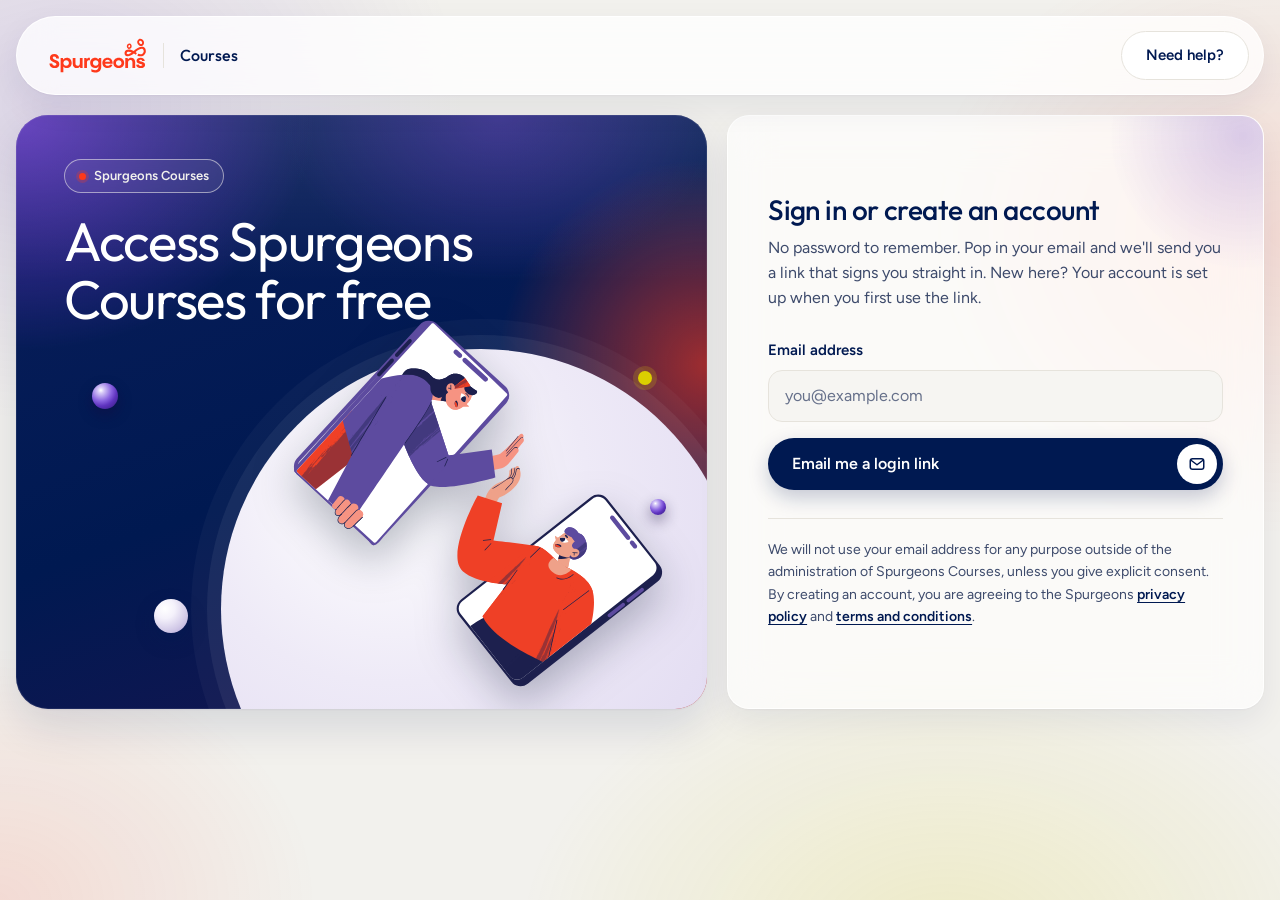
<file: index.html>
<!doctype html>
<html lang="en-GB">
<head>
  <meta charset="utf-8">
  <meta name="viewport" content="width=device-width, initial-scale=1">
  <meta name="color-scheme" content="light dark">
  <title>Sign in | Spurgeons Courses</title>
  <link rel="preconnect" href="https://fonts.googleapis.com">
  <link rel="preconnect" href="https://fonts.gstatic.com" crossorigin>
  <link rel="stylesheet" href="https://fonts.googleapis.com/css2?family=Figtree:wght@400;500;600;700&family=Outfit:wght@300;400;500;600&display=swap">
  <link rel="stylesheet" href="css/login.css?v=5">
</head>
<body>
  <div class="page">
    <header class="topbar">
      <a href="index.html" class="brand">
        <img src="images/spurgeons-logo.svg?v=2" alt="Spurgeons" class="brand-logo">
        <span class="brand-product">Courses</span>
      </a>
      <a href="#help" class="pill-link">Need help?</a>
    </header>

    <main class="layout">
      <section class="hero" aria-labelledby="hero-title">
        <span class="hero-tag"><span class="hero-dot" aria-hidden="true"></span>Spurgeons Courses</span>
        <h1 id="hero-title">Access Spurgeons Courses for free</h1>

        <div class="hero-art" aria-hidden="true">
          <div class="hero-circle"></div>
          <div class="hero-orb"></div>
          <div class="hero-orb hero-orb--small"></div>
          <div class="hero-orb hero-orb--pearl"></div>
          <div class="hero-spark"></div>
          <img src="images/hero-main.svg?v=1" alt="" class="hero-main">
        </div>
      </section>

      <section class="card" aria-labelledby="form-title">
        <div class="card-intro">
          <h2 id="form-title">Sign in or create an account</h2>
          <p>No password to remember. Pop in your email and we'll send you a link that signs you straight in. New here? Your account is set up when you first use the link.</p>
        </div>

        <!-- Showcase only: submitting goes straight to the dashboard. -->
        <form class="form" action="dashboard.html" method="get" novalidate>
          <input type="hidden" name="v" value="21">
          <div class="field">
            <label for="email">Email address</label>
            <input id="email" type="email" autocomplete="email" placeholder="you@example.com">
          </div>
          <button type="submit" class="btn-primary">
            <span class="btn-label">Email me a login link</span>
            <span class="btn-bubble" aria-hidden="true">
              <svg width="18" height="18" viewBox="0 0 24 24" fill="none" stroke="currentColor" stroke-width="2" stroke-linecap="round" stroke-linejoin="round"><rect x="3" y="5" width="18" height="14" rx="3"></rect><path d="m4 7 8 6 8-6"></path></svg>
            </span>
          </button>
        </form>

        <p class="legal">We will not use your email address for any purpose outside of the administration of Spurgeons Courses, unless you give explicit consent. By creating an account, you are agreeing to the Spurgeons <a href="#privacy">privacy policy</a> and <a href="#terms">terms and conditions</a>.</p>
      </section>
    </main>
  </div>
</body>
</html>
</file>
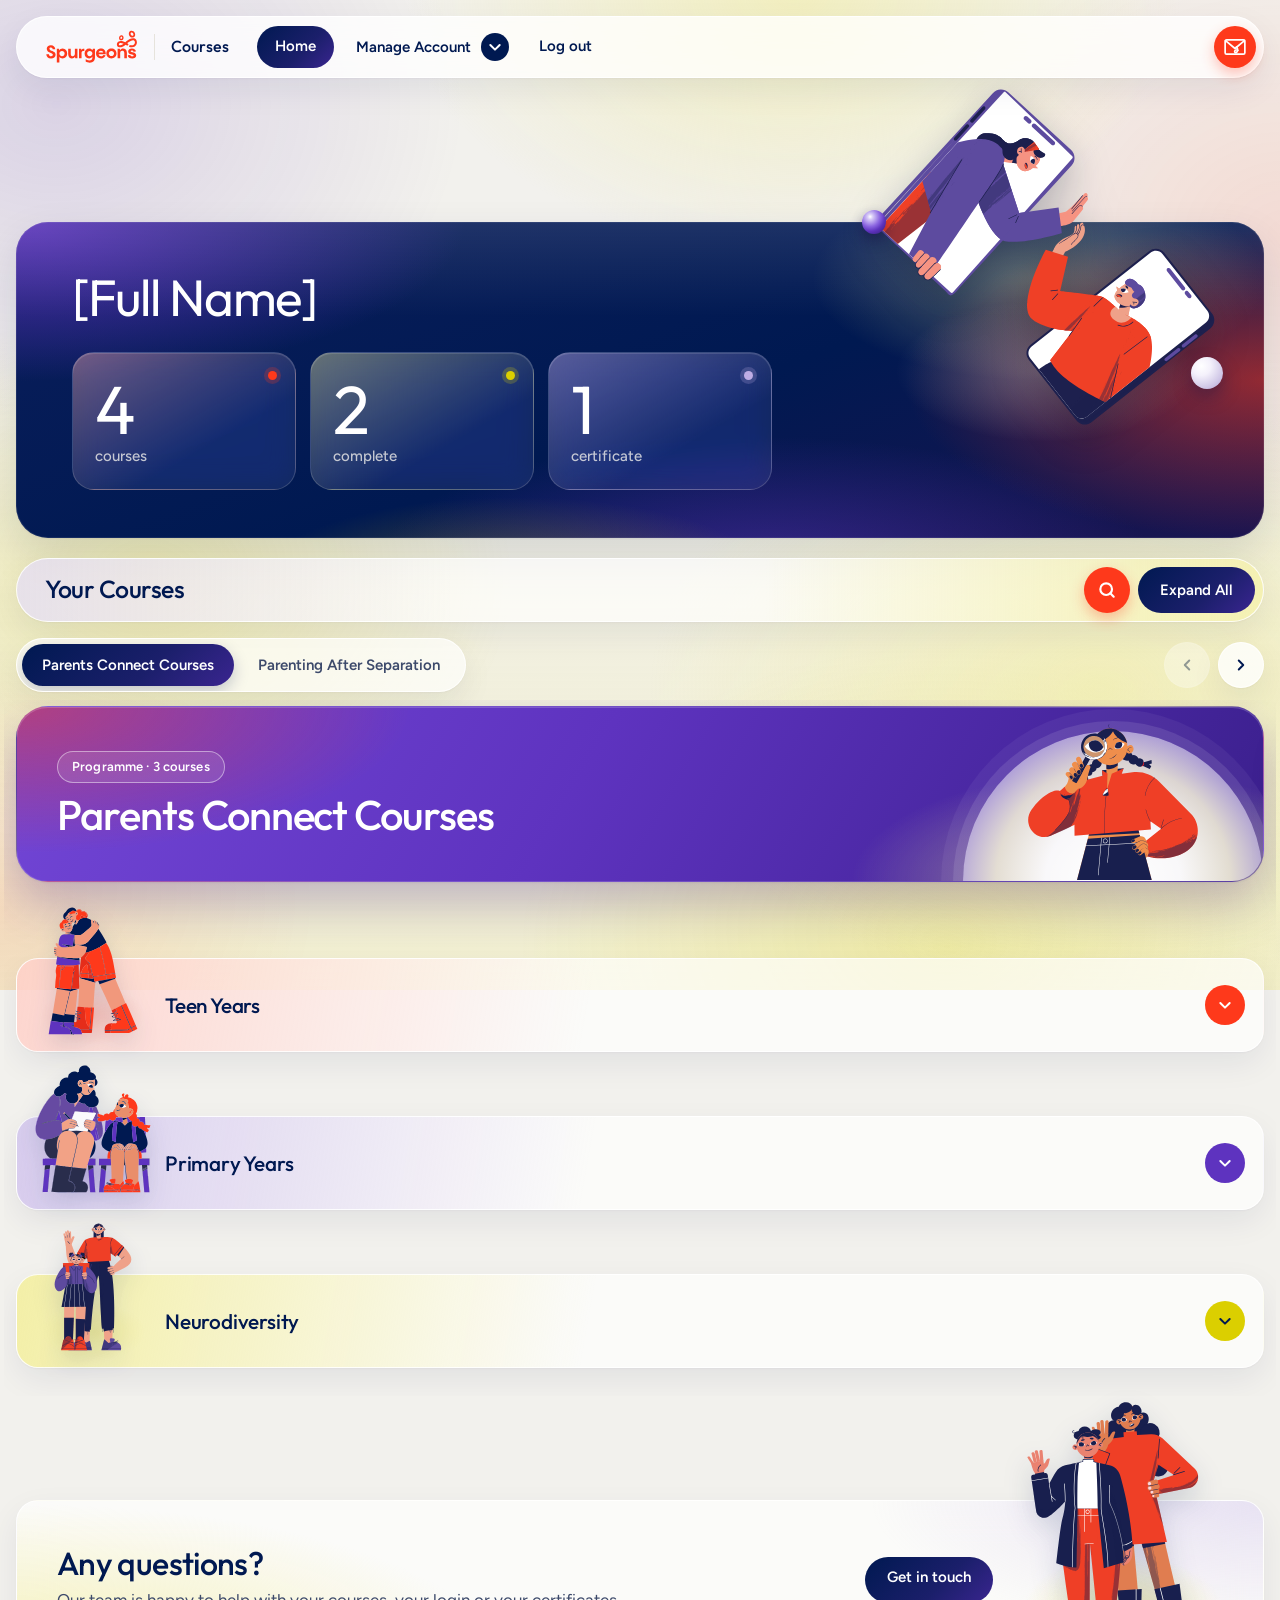
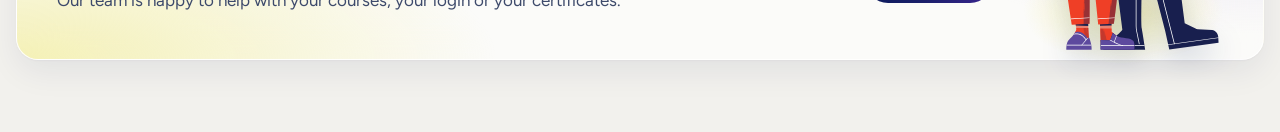
<file: dashboard.html>
<!doctype html>
<html lang="en-GB">
<head>
  <meta charset="utf-8">
  <meta name="viewport" content="width=device-width, initial-scale=1">
  <meta name="color-scheme" content="light dark">
  <title>Your courses | Spurgeons Courses</title>
  <link rel="preconnect" href="https://fonts.googleapis.com">
  <link rel="preconnect" href="https://fonts.gstatic.com" crossorigin>
  <link rel="stylesheet" href="https://fonts.googleapis.com/css2?family=Figtree:wght@400;500;600;700&family=Outfit:wght@300;400;500;600&display=swap">
  <link rel="stylesheet" href="css/dashboard.css?v=19">
</head>
<body>
  <div class="page">

    <nav class="nav" aria-label="Account">
      <a href="dashboard.html" class="nav-brand">
        <img src="images/spurgeons-logo.svg?v=2" alt="Spurgeons" class="brand-logo">
        <span class="brand-product">Courses</span>
      </a>
      <div class="nav-start">
        <a href="dashboard.html" class="nav-home" aria-current="page">Home</a>

        <div class="manage">
          <button type="button" class="manage-toggle" id="manage-toggle" aria-expanded="false" aria-controls="manage-menu">
            Manage Account
            <span class="chev" aria-hidden="true">
              <svg width="16" height="16" viewBox="0 0 24 24" fill="none" stroke="currentColor" stroke-width="3" stroke-linecap="round" stroke-linejoin="round"><path d="m5 9 7 7 7-7"></path></svg>
            </span>
          </button>
          <div class="manage-menu" id="manage-menu">
            <a href="#update-name">Update Name</a>
            <a href="#reset-password">Reset Password</a>
            <a href="#delete-account">Delete Account</a>
          </div>
        </div>

        <a href="index.html" class="nav-link">Log out</a>
      </div>

      <div class="nav-end">
        <a href="#messages" class="nav-mail" aria-label="Messages">
          <svg aria-hidden="true" width="22" height="18" viewBox="0 0 58 46" fill="none" stroke="currentColor" stroke-width="4.5" stroke-linecap="round" stroke-linejoin="round"><rect x="3" y="4" width="52" height="38" rx="4"></rect><path d="M4 6l25 21L54 6"></path><path d="M33 23c3 4 4 9 1 13-2 3-6 2-6-1 0-4 5-6 9-3"></path></svg>
        </a>
      </div>
    </nav>

    <main class="wrap">

      <section class="progress" aria-label="Your progress">
        <div class="progress-main">
          <h1 class="name">[Full Name]</h1>
          <div class="stats">
            <div class="stat"><span class="stat-num">4</span><span class="stat-label">courses</span></div>
            <div class="stat"><span class="stat-num">2</span><span class="stat-label">complete</span></div>
            <div class="stat"><span class="stat-num">1</span><span class="stat-label">certificate</span></div>
          </div>
        </div>
        <div class="progress-art" aria-hidden="true">
          <span class="orb orb--a"></span>
          <span class="orb orb--b"></span>
          <img src="images/hero-main.svg?v=1" alt="">
        </div>
      </section>

      <section class="courses" aria-labelledby="courses-title">
        <div class="courses-bar">
          <h2 id="courses-title">Your Courses</h2>
          <div class="courses-actions">
            <button type="button" class="search-toggle" id="search-toggle" aria-label="Search courses" aria-expanded="false" aria-controls="search-form">
              <svg aria-hidden="true" width="20" height="20" viewBox="0 0 24 24" fill="none" stroke="currentColor" stroke-width="2.6" stroke-linecap="round"><circle cx="11" cy="11" r="7"></circle><path d="m20 20-4-4"></path></svg>
            </button>
            <button type="button" class="btn-primary" id="toggle-all">Expand All</button>
          </div>
        </div>

        <div class="search-wrap" id="search-wrap">
          <div class="search-clip">
            <form class="search" id="search-form">
              <label for="course-search" class="visually-hidden">Search your courses</label>
              <input id="course-search" type="search" placeholder="Search your courses">
              <button type="submit" class="btn-search">Search</button>
            </form>
          </div>
        </div>

        <div class="carousel" aria-roledescription="carousel" aria-label="Your programmes">
          <div class="carousel-head">
            <div class="prog-tabs" id="prog-tabs" aria-label="Programmes"></div>
            <div class="carousel-arrows">
              <button type="button" class="arrow" id="prev" aria-label="Previous programme">
                <svg aria-hidden="true" width="18" height="18" viewBox="0 0 24 24" fill="none" stroke="currentColor" stroke-width="2.6" stroke-linecap="round" stroke-linejoin="round"><path d="m15 18-6-6 6-6"></path></svg>
              </button>
              <button type="button" class="arrow" id="next" aria-label="Next programme">
                <svg aria-hidden="true" width="18" height="18" viewBox="0 0 24 24" fill="none" stroke="currentColor" stroke-width="2.6" stroke-linecap="round" stroke-linejoin="round"><path d="m9 18 6-6-6-6"></path></svg>
              </button>
            </div>
          </div>
          <div class="track" id="track"></div>
          <div class="dots" id="dots" aria-hidden="true"></div>
        </div>
      </section>

      <section class="help" id="questions" aria-labelledby="help-title">
        <span class="help-art" aria-hidden="true"><img src="images/contact.svg?v=1" alt=""></span>
        <div class="help-text">
          <h2 id="help-title">Any questions?</h2>
          <p>Our team is happy to help with your courses, your login or your certificates.</p>
        </div>
        <a href="#contact" class="btn-primary help-btn">Get in touch</a>
      </section>

    </main>
  </div>

  <script src="js/dashboard.js?v=14"></script>
</body>
</html>
</file>
<file: css/login.css>
/* Spurgeons Courses – sign-in page
   Styled to the "Support Platform" web look in the Spurgeons brand style sheet. */

:root {
  /* Brand tokens */
  --sp-red: #FE391B;
  --sp-blue: #001951;
  --sp-grey: #F2F1ED;
  --sp-yellow: #DBCF00;
  --sp-purple: #5E33BF;
  --red-40: rgba(254, 57, 27, .4);
  --yellow-40: rgba(219, 207, 0, .4);
  --purple-40: rgba(94, 51, 191, .4);

  /* Surfaces and text */
  --canvas: var(--sp-grey);
  --ink: #001951;
  --ink-2: #3D4A6B;
  --ink-3: #66708A;
  --surface: #FFFFFF;
  --surface-2: #F6F5F2;
  --line: #E6E3DC;
  --glass: rgba(255, 255, 255, .66);
  --glass-strong: rgba(255, 255, 255, .78);
  --glass-edge: rgba(255, 255, 255, .85);
  --focus: var(--sp-purple);

  /* Primary action */
  --btn-bg: var(--sp-blue);
  --btn-ink: #FFFFFF;
  --btn-bubble: #FFFFFF;
  --btn-bubble-ink: var(--sp-blue);

  /* Shape and depth */
  --r: 22px;
  --r-sm: 14px;
  --r-hero: 32px;
  --shadow: 0 1px 2px rgba(0, 25, 81, .04), 0 12px 32px rgba(0, 25, 81, .07);
  --shadow-lift: 0 1px 2px rgba(0, 25, 81, .05), 0 18px 44px rgba(0, 25, 81, .12);

  --f-display: "Outfit", system-ui, sans-serif;
  --f-body: "Figtree", system-ui, sans-serif;

  /* Soft colour washes behind the glass */
  --wash-1: rgba(94, 51, 191, .16);
  --wash-2: rgba(254, 57, 27, .12);
  --wash-3: rgba(219, 207, 0, .16);
}

@media (prefers-color-scheme: dark) {
  :root {
    --canvas: #000D2B;
    --ink: #F2F1ED;
    --ink-2: #B8BFD3;
    --ink-3: #8C95B0;
    --surface: #0A1A42;
    --surface-2: #10224F;
    --line: rgba(242, 241, 237, .14);
    --glass: rgba(10, 26, 66, .62);
    --glass-strong: rgba(10, 26, 66, .74);
    --glass-edge: rgba(242, 241, 237, .12);
    --focus: #C2B0F5;
    --btn-bg: #F2F1ED;
    --btn-ink: #001951;
    --btn-bubble: #001951;
    --btn-bubble-ink: #F2F1ED;
    --shadow: 0 1px 2px rgba(0, 0, 0, .25), 0 12px 32px rgba(0, 0, 0, .35);
    --shadow-lift: 0 1px 2px rgba(0, 0, 0, .3), 0 18px 44px rgba(0, 0, 0, .45);
    --wash-1: rgba(94, 51, 191, .32);
    --wash-2: rgba(254, 57, 27, .14);
    --wash-3: rgba(219, 207, 0, .08);
  }
}

* { box-sizing: border-box; }

html { background: var(--canvas); }

body {
  margin: 0;
  min-height: 100vh;
  background: var(--canvas);
  font-family: var(--f-body);
  font-size: 16px;
  line-height: 1.55;
  color: var(--ink);
  -webkit-font-smoothing: antialiased;
  position: relative;
  overflow-x: hidden;
}

/* Ambient gradient washes so the glass panels have something to blur */
body::before {
  content: "";
  position: fixed;
  inset: -10%;
  z-index: 0;
  pointer-events: none;
  background:
    radial-gradient(38% 42% at 12% 18%, var(--wash-1), transparent 70%),
    radial-gradient(34% 40% at 92% 30%, var(--wash-2), transparent 70%),
    radial-gradient(40% 40% at 70% 96%, var(--wash-3), transparent 70%),
    radial-gradient(30% 34% at 8% 92%, var(--wash-2), transparent 70%);
}

a { color: var(--ink); text-underline-offset: 3px; }
a:hover { color: var(--sp-purple); }
a:focus-visible, button:focus-visible, input:focus-visible {
  outline: 3px solid var(--focus);
  outline-offset: 2px;
}

.page {
  position: relative;
  z-index: 1;
  min-height: 100vh;
  padding: 16px 16px 48px;
  display: flex;
  flex-direction: column;
  align-items: center;
  gap: 20px;
}

/* ---------- Floating glass pill bar ---------- */
.topbar {
  position: sticky;
  top: 12px;
  z-index: 10;
  width: 100%;
  max-width: 1280px;
  background: var(--glass-strong);
  -webkit-backdrop-filter: blur(18px) saturate(1.4);
  backdrop-filter: blur(18px) saturate(1.4);
  border: 1px solid var(--glass-edge);
  border-radius: 999px;
  box-shadow: var(--shadow);
  padding: 14px 14px 14px 30px;
  display: flex;
  align-items: center;
  justify-content: space-between;
  gap: 16px;
  flex-wrap: wrap;
}
.brand { display: flex; align-items: center; gap: 16px; text-decoration: none; color: var(--ink); }
.brand-logo { height: 36px; width: auto; display: block; }
.brand-product {
  border-left: 1px solid var(--line);
  padding: 4px 0 4px 16px;
  font-family: var(--f-display);
  font-size: 16px;
  font-weight: 500;
  line-height: 1.1;
}
.pill-link {
  font-size: 15px;
  font-weight: 600;
  text-decoration: none;
  padding: 12px 24px;
  border-radius: 999px;
  border: 1.5px solid var(--line);
  background: var(--surface);
  transition: border-color .15s ease, transform .15s ease;
}
.pill-link:hover { border-color: var(--sp-purple); color: var(--ink); transform: translateY(-1px); }

/* ---------- Two-column layout ---------- */
.layout {
  width: 100%;
  max-width: 1280px;
  display: flex;
  flex-wrap: wrap;
  gap: 20px;
  align-items: stretch;
}

/* ---------- Navy hero with purple and red glow ---------- */
.hero {
  flex: 1.25 1 520px;
  min-width: 0;
  position: relative;
  overflow: hidden;
  isolation: isolate;
  border-radius: var(--r-hero);
  background-color: var(--sp-blue);
  background-image:
    radial-gradient(60% 55% at 0% 0%, rgba(94, 51, 191, .95), rgba(94, 51, 191, 0) 72%),
    radial-gradient(42% 48% at 100% 42%, rgba(254, 57, 27, .62), rgba(254, 57, 27, 0) 72%),
    radial-gradient(55% 60% at 100% 100%, rgba(254, 57, 27, .78), rgba(254, 57, 27, 0) 70%),
    radial-gradient(45% 40% at 70% 0%, rgba(94, 51, 191, .45), rgba(94, 51, 191, 0) 70%),
    linear-gradient(160deg, #0A1E5C 0%, var(--sp-blue) 55%, #1A1450 100%);
  color: var(--sp-grey);
  padding: 44px 48px 0;
  display: flex;
  flex-direction: column;
  gap: 20px;
  box-shadow: var(--shadow-lift);
  animation: rise .6s cubic-bezier(.2, .7, .2, 1) both;
}
/* Glass sheen across the top edge */
.hero::after {
  content: "";
  position: absolute;
  inset: 0;
  z-index: -1;
  border-radius: inherit;
  pointer-events: none;
  background: linear-gradient(180deg, rgba(255, 255, 255, .10) 0%, rgba(255, 255, 255, 0) 28%);
  box-shadow: inset 0 0 0 1px rgba(255, 255, 255, .08);
}
.hero-tag {
  position: relative;
  z-index: 2;
  align-self: flex-start;
  display: inline-flex;
  align-items: center;
  gap: 8px;
  border: 1px solid rgba(242, 241, 237, .55);
  background: rgba(255, 255, 255, .06);
  -webkit-backdrop-filter: blur(8px);
  backdrop-filter: blur(8px);
  border-radius: 999px;
  padding: 6px 14px;
  font-size: 13px;
  font-weight: 600;
}
.hero-dot { width: 7px; height: 7px; border-radius: 50%; background: var(--sp-red); box-shadow: 0 0 0 3px rgba(254, 57, 27, .25); }
.hero h1 {
  position: relative;
  z-index: 2;
  margin: 0;
  font-family: var(--f-display);
  font-weight: 400;
  font-size: clamp(2.3rem, 4.4vw, 3.4rem);
  line-height: 1.06;
  letter-spacing: -0.025em;
  max-width: 12ch;
  color: #FFFFFF;
}

/* Illustration on a light circle */
.hero-art { position: relative; flex: 0 0 auto; height: 360px; margin: 0 -48px; }
.hero-circle {
  position: absolute;
  left: calc(50% - 141px);
  top: 0;
  width: 520px;
  height: 520px;
  border-radius: 50%;
  background: radial-gradient(circle at 32% 26%, #FFFFFF 0%, #EEEAF7 38%, #DCD4EF 100%);
  box-shadow: 0 0 0 14px rgba(255, 255, 255, .06), 0 0 0 30px rgba(255, 255, 255, .03);
}
/* Glossy purple orbs */
.hero-orb {
  position: absolute;
  z-index: 3;
  left: 11%;
  top: 34px;
  width: 26px;
  height: 26px;
  border-radius: 50%;
  background: radial-gradient(circle at 34% 28%, #FFFFFF 0%, #D6C9F7 12%, #8A64E0 42%, var(--sp-purple) 62%, #2E1870 100%);
  box-shadow: 0 6px 14px rgba(20, 8, 60, .45);
  animation: float 6s ease-in-out infinite;
}
.hero-orb--small {
  left: auto;
  right: 6%;
  top: 150px;
  width: 16px;
  height: 16px;
  animation-delay: -2.5s;
}
.hero-orb--pearl {
  left: 20%;
  right: auto;
  top: 250px;
  width: 34px;
  height: 34px;
  background: radial-gradient(circle at 32% 28%, #FFFFFF 0%, #F4F1FB 30%, #CFC6E6 70%, #A99AD3 100%);
  box-shadow: 0 8px 18px rgba(0, 25, 81, .35);
  animation-delay: -4s;
}
.hero-spark {
  position: absolute;
  z-index: 3;
  right: 8%;
  top: 22px;
  width: 14px;
  height: 14px;
  border-radius: 50%;
  background: var(--sp-yellow);
  box-shadow: 0 0 0 5px rgba(219, 207, 0, .18);
}
.hero-main {
  position: absolute;
  z-index: 2;
  left: calc(50% - 70px);
  top: -30px;
  width: 372px;
  height: auto;
  display: block;
  filter: drop-shadow(0 18px 22px rgba(0, 10, 40, .28));
}

/* ---------- Glass sign-in card ---------- */
.card {
  flex: 1 1 400px;
  min-width: 0;
  position: relative;
  background: var(--glass);
  -webkit-backdrop-filter: blur(24px) saturate(1.5);
  backdrop-filter: blur(24px) saturate(1.5);
  border: 1px solid var(--glass-edge);
  border-radius: var(--r);
  box-shadow: var(--shadow);
  padding: 44px 40px;
  display: flex;
  flex-direction: column;
  justify-content: center;
  gap: 28px;
  overflow: hidden;
  animation: rise .6s .08s cubic-bezier(.2, .7, .2, 1) both;
}
/* Soft brand glow in the card's corner */
.card::before {
  content: "";
  position: absolute;
  top: -120px;
  right: -120px;
  width: 280px;
  height: 280px;
  border-radius: 50%;
  background: radial-gradient(circle, var(--purple-40), transparent 68%);
  opacity: .55;
  pointer-events: none;
  z-index: -1;
}
.card-intro { display: flex; flex-direction: column; gap: 10px; }
.card h2 {
  margin: 0;
  font-family: var(--f-display);
  font-weight: 500;
  font-size: 1.75rem;
  line-height: 1.1;
  letter-spacing: -0.02em;
}
.card-intro p { margin: 0; font-size: 16px; line-height: 1.55; color: var(--ink-2); }

.form { display: flex; flex-direction: column; gap: 16px; margin: 0; }
.field { display: flex; flex-direction: column; gap: 8px; }
.field label { font-size: 15px; font-weight: 600; }
.field input {
  height: 52px;
  border: 1.5px solid var(--line);
  border-radius: var(--r-sm);
  background: var(--surface-2);
  padding: 0 16px;
  font: inherit;
  font-size: 16px;
  color: var(--ink);
  transition: border-color .15s ease, background-color .15s ease, box-shadow .15s ease;
}
.field input::placeholder { color: var(--ink-3); opacity: 1; }
.field input:hover { border-color: #B9B4A8; }
.field input:focus { background: var(--surface); border-color: var(--sp-purple); }

/* Navy pill with a round icon bubble */
.btn-primary {
  position: relative;
  min-height: 52px;
  border: 0;
  border-radius: 999px;
  background: var(--btn-bg);
  color: var(--btn-ink);
  font-family: inherit;
  font-size: 16px;
  font-weight: 600;
  cursor: pointer;
  padding: 6px 6px 6px 24px;
  display: flex;
  align-items: center;
  justify-content: space-between;
  gap: 12px;
  overflow: hidden;
  box-shadow: 0 8px 20px rgba(0, 25, 81, .22);
  transition: transform .15s ease, box-shadow .15s ease;
}
.btn-primary::before {
  content: "";
  position: absolute;
  inset: 0;
  background: linear-gradient(110deg, rgba(94, 51, 191, 0) 30%, rgba(94, 51, 191, .55) 70%, rgba(254, 57, 27, .45) 100%);
  opacity: 0;
  transition: opacity .2s ease;
}
.btn-primary:hover { transform: translateY(-1px); box-shadow: 0 12px 26px rgba(0, 25, 81, .28); }
.btn-primary:hover::before { opacity: 1; }
.btn-primary:active { transform: translateY(0); }
.btn-label, .btn-bubble { position: relative; }
.btn-bubble {
  flex: 0 0 auto;
  width: 40px;
  height: 40px;
  border-radius: 50%;
  background: var(--btn-bubble);
  color: var(--btn-bubble-ink);
  display: grid;
  place-items: center;
  transition: transform .2s ease;
}
.btn-primary:hover .btn-bubble { transform: rotate(-8deg) scale(1.05); }

.legal {
  margin: 0;
  padding-top: 20px;
  border-top: 1px solid var(--line);
  font-size: 14px;
  line-height: 1.6;
  color: var(--ink-2);
}
.legal a { font-weight: 600; }

/* Dark mode: the logo uses its official white version on navy */
@media (prefers-color-scheme: dark) {
  .brand-logo { filter: brightness(0) invert(1); }
  .field input:hover { border-color: rgba(242, 241, 237, .3); }
  .btn-primary { box-shadow: 0 8px 20px rgba(0, 0, 0, .35); }
  .btn-primary::before { background: linear-gradient(110deg, rgba(194, 176, 245, 0) 30%, rgba(194, 176, 245, .5) 100%); }
  .pill-link:hover { border-color: var(--focus); }
  .hero { box-shadow: var(--shadow-lift), inset 0 0 0 1px rgba(255, 255, 255, .06); }
}

@keyframes rise {
  from { opacity: 0; transform: translateY(14px); }
  to { opacity: 1; transform: none; }
}
@keyframes float {
  0%, 100% { transform: translateY(0); }
  50% { transform: translateY(-8px); }
}
@media (prefers-reduced-motion: reduce) {
  *, *::before, *::after { animation: none !important; transition: none !important; }
}

@media (max-width: 560px) {
  .topbar { top: 8px; padding: 10px 10px 10px 20px; }
  .brand-logo { height: 30px; }
  .pill-link { padding: 10px 18px; }
  .hero { padding: 36px 24px 0; }
  .hero-art { margin: 0 -24px; height: 320px; }
  .hero-circle { left: calc(50% - 200px); top: 40px; width: 400px; height: 400px; }
  .hero-main { left: 50%; margin-left: -150px; top: 4px; width: 300px; }
  .hero-orb--pearl { left: 8%; top: 230px; }
  .card { padding: 32px 24px; }
}
</file>
<file: css/dashboard.css>
/* Spurgeons Courses – course dashboard
   Styled to the "Support Platform" web look in the Spurgeons brand style sheet. */

:root {
  /* Brand tokens */
  --sp-red: #FE391B;
  --sp-blue: #001951;
  --sp-grey: #F2F1ED;
  --sp-yellow: #DBCF00;
  --sp-purple: #5E33BF;
  --red-40: rgba(254, 57, 27, .4);
  --yellow-40: rgba(219, 207, 0, .4);
  --purple-40: rgba(94, 51, 191, .4);

  /* Surfaces and text */
  --canvas: var(--sp-grey);
  --ink: #001951;
  --ink-2: #3D4A6B;
  --ink-3: #66708A;
  --surface: #FFFFFF;
  --surface-2: #F6F5F2;
  --line: #E6E3DC;
  --glass: rgba(255, 255, 255, .68);
  --glass-strong: rgba(255, 255, 255, .80);
  --glass-edge: rgba(255, 255, 255, .85);
  --menu-bg: rgba(255, 255, 255, .97);
  --focus: var(--sp-purple);

  /* Status */
  --good: #1F7A4D;
  --good-bg: #DFF0E6;
  --todo: #3E2290;
  --todo-bg: rgba(94, 51, 191, .14);

  /* Primary action */
  --btn-bg: var(--sp-blue);
  --btn-ink: #FFFFFF;
  --btn-grad: linear-gradient(135deg, #001951 0%, #1B1F6B 60%, #3A2590 100%);

  /* Shape and depth */
  --r: 22px;
  --r-sm: 14px;
  --r-hero: 32px;
  --shadow: 0 1px 2px rgba(0, 25, 81, .04), 0 12px 32px rgba(0, 25, 81, .07);
  --shadow-lift: 0 1px 2px rgba(0, 25, 81, .05), 0 18px 44px rgba(0, 25, 81, .12);

  --ease: cubic-bezier(.22, 1, .36, 1);
  --f-display: "Outfit", system-ui, sans-serif;
  --f-body: "Figtree", system-ui, sans-serif;

  --wash-1: rgba(94, 51, 191, .16);
  --wash-2: rgba(254, 57, 27, .12);
  --wash-3: rgba(219, 207, 0, .22);
  --wash-4: rgba(241, 236, 153, .55);
  --sun: rgba(241, 236, 153, .7);
  --sun-soft: rgba(241, 236, 153, .35);
  --rose-soft: rgba(255, 176, 164, .28);
  --lilac-soft: rgba(191, 173, 229, .32);
}

@media (prefers-color-scheme: dark) {
  :root {
    --canvas: #000D2B;
    --ink: #F2F1ED;
    --ink-2: #B8BFD3;
    --ink-3: #8C95B0;
    --surface: #0A1A42;
    --surface-2: #10224F;
    --line: rgba(242, 241, 237, .14);
    --glass: rgba(10, 26, 66, .62);
    --glass-strong: rgba(10, 26, 66, .76);
    --glass-edge: rgba(242, 241, 237, .12);
    --menu-bg: rgba(16, 34, 79, .98);
    --focus: #C2B0F5;
    --good: #6FCF9C;
    --good-bg: rgba(111, 207, 156, .14);
    --todo: #C2B0F5;
    --todo-bg: rgba(194, 176, 245, .14);
    --btn-bg: #F2F1ED;
    --btn-ink: #001951;
    --btn-grad: linear-gradient(135deg, #F2F1ED 0%, #F1EC99 100%);
    --shadow: 0 1px 2px rgba(0, 0, 0, .25), 0 12px 32px rgba(0, 0, 0, .35);
    --shadow-lift: 0 1px 2px rgba(0, 0, 0, .3), 0 18px 44px rgba(0, 0, 0, .45);
    --wash-1: rgba(94, 51, 191, .32);
    --wash-2: rgba(254, 57, 27, .14);
    --wash-3: rgba(219, 207, 0, .10);
    --wash-4: rgba(219, 207, 0, .045);
    --sun: rgba(219, 207, 0, .13);
    --sun-soft: rgba(219, 207, 0, .035);
    --rose-soft: rgba(254, 57, 27, .10);
    --lilac-soft: rgba(94, 51, 191, .18);
  }
}

* { box-sizing: border-box; }

html { background: var(--canvas); }

body {
  margin: 0;
  min-height: 100vh;
  background: var(--canvas);
  font-family: var(--f-body);
  font-size: 16px;
  line-height: 1.55;
  color: var(--ink);
  -webkit-font-smoothing: antialiased;
  position: relative;
  overflow-x: hidden;
}
body::before {
  content: "";
  position: fixed;
  inset: -10%;
  z-index: 0;
  pointer-events: none;
  background:
    radial-gradient(38% 42% at 12% 18%, var(--wash-1), transparent 70%),
    radial-gradient(34% 40% at 92% 30%, var(--wash-2), transparent 70%),
    radial-gradient(36% 34% at 60% 8%, var(--wash-4), transparent 70%),
    radial-gradient(42% 40% at 80% 72%, var(--wash-4), transparent 70%),
    radial-gradient(40% 40% at 70% 96%, var(--wash-3), transparent 70%),
    radial-gradient(34% 36% at 18% 62%, var(--wash-3), transparent 70%),
    radial-gradient(30% 34% at 8% 92%, var(--wash-2), transparent 70%),
    linear-gradient(180deg, transparent 40%, var(--sun-soft) 100%);
}

a { color: var(--ink); text-underline-offset: 3px; }
a:hover { color: var(--sp-purple); }
a:focus-visible, button:focus-visible, input:focus-visible {
  outline: 3px solid var(--focus);
  outline-offset: 2px;
}
button { font-family: inherit; cursor: pointer; }

.visually-hidden {
  position: absolute;
  width: 1px;
  height: 1px;
  overflow: hidden;
  clip: rect(0 0 0 0);
  white-space: nowrap;
}

.page {
  position: relative;
  z-index: 1;
  min-height: 100vh;
  padding: 16px 16px 72px;
  display: flex;
  flex-direction: column;
  align-items: center;
  gap: 20px;
}
.wrap { width: 100%; max-width: 1280px; display: flex; flex-direction: column; gap: 20px; }

/* ---------- Floating glass pill bar ---------- */
.nav {
  position: sticky;
  top: 12px;
  z-index: 20;
  width: 100%;
  max-width: 1280px;
  background: var(--glass-strong);
  -webkit-backdrop-filter: blur(18px) saturate(1.4);
  backdrop-filter: blur(18px) saturate(1.4);
  border: 1px solid var(--glass-edge);
  border-radius: 999px;
  box-shadow: var(--shadow);
  padding: 7px;
  display: flex;
  align-items: center;
  justify-content: space-between;
  gap: 8px 16px;
  flex-wrap: wrap;
}
.nav-brand { display: flex; align-items: center; gap: 16px; padding: 0 12px 0 20px; text-decoration: none; color: var(--ink); }
.nav-brand .brand-logo { height: 34px; width: auto; display: block; }
.nav-brand .brand-product {
  border-left: 1px solid var(--line);
  padding: 4px 0 4px 16px;
  font-family: var(--f-display);
  font-size: 16px;
  font-weight: 500;
  line-height: 1.1;
}
.nav-brand:hover { color: var(--ink); }
.nav-start { margin-right: auto; }
.nav-start, .nav-end { display: flex; align-items: center; gap: 4px; flex-wrap: wrap; }
.nav-end { gap: 8px; }

.nav-home, .nav-link, .manage-toggle {
  font-size: 15px;
  font-weight: 600;
  text-decoration: none;
  border-radius: 999px;
  min-height: 42px;
  padding: 9px 18px;
  display: inline-flex;
  align-items: center;
  gap: 10px;
  color: var(--ink);
  transition: background-color .15s ease;
}
.nav-home { background: var(--btn-grad, var(--btn-bg)); color: var(--btn-ink); }
.nav-home:hover { color: var(--btn-ink); filter: brightness(1.15); }
.nav-link:hover, .manage-toggle:hover { background: var(--todo-bg); color: var(--ink); }

.chev {
  flex: 0 0 auto;
  width: 28px;
  height: 28px;
  border-radius: 50%;
  background: var(--btn-bg);
  color: var(--btn-ink);
  display: grid;
  place-items: center;
  transition: transform .4s var(--ease);
}
[aria-expanded="true"] > .chev { transform: rotate(180deg); }

.manage { position: relative; }
.manage-toggle { background: none; border: 0; padding-right: 8px; font-family: inherit; }
.manage-menu {
  position: absolute;
  left: 0;
  top: calc(100% + 14px);
  width: 260px;
  background: var(--menu-bg);
  -webkit-backdrop-filter: blur(22px) saturate(1.4);
  backdrop-filter: blur(22px) saturate(1.4);
  border: 1px solid var(--glass-edge);
  border-radius: var(--r);
  padding: 8px;
  display: flex;
  flex-direction: column;
  gap: 4px;
  box-shadow: var(--shadow-lift);
  transform-origin: 24px top;
  opacity: 0;
  visibility: hidden;
  transform: translateY(-8px) scale(.96);
  transition: opacity .22s var(--ease), transform .32s var(--ease), visibility 0s linear .32s;
}
.manage-menu.is-open {
  opacity: 1;
  visibility: visible;
  transform: none;
  transition: opacity .22s var(--ease), transform .32s var(--ease), visibility 0s;
}
.manage-menu a { opacity: 0; transform: translateY(-4px); transition: opacity .2s var(--ease), transform .3s var(--ease), background-color .15s ease; }
.manage-menu.is-open a { opacity: 1; transform: none; }
.manage-menu.is-open a:nth-child(2) { transition-delay: .04s, .04s, 0s; }
.manage-menu.is-open a:nth-child(3) { transition-delay: .08s, .08s, 0s; }
.manage-menu a {
  display: block;
  border-radius: 999px;
  padding: 11px 16px;
  text-decoration: none;
  font-size: 15px;
  font-weight: 600;
}
.manage-menu a:hover { background: var(--todo-bg); color: var(--ink); }
.manage-menu a[href="#delete-account"] { color: #C42A12; }
@media (prefers-color-scheme: dark) {
  .manage-menu a[href="#delete-account"] { color: #FF8A78; }
  .nav-brand .brand-logo { filter: brightness(0) invert(1); }
}

.nav-mail {
  width: 42px;
  height: 42px;
  border-radius: 50%;
  display: grid;
  place-items: center;
  color: #FFFFFF;
  background: var(--sp-red);
  box-shadow: 0 6px 14px rgba(254, 57, 27, .3);
  transition: transform .15s ease;
}
.nav-mail:hover { color: #FFFFFF; transform: translateY(-1px); }
.nav-cta {
  font-size: 15px;
  font-weight: 600;
  text-decoration: none;
  min-height: 42px;
  padding: 9px 20px;
  border-radius: 999px;
  border: 1.5px solid var(--line);
  background: var(--surface);
  display: inline-flex;
  align-items: center;
  white-space: nowrap;
  transition: border-color .15s ease;
}
.nav-cta:hover { border-color: var(--sp-purple); color: var(--ink); }

/* ---------- Navy hero: name and progress ---------- */
.progress {
  --art-w: 340px;
  --pop: .4;          /* share of each illustration that sits above its card */
  position: relative;
  isolation: isolate;
  margin-top: calc(var(--art-w) * var(--pop) - 12px);
  border-radius: var(--r-hero);
  background-color: var(--sp-blue);
  background-image:
    radial-gradient(50% 70% at 0% 0%, rgba(94, 51, 191, .95), rgba(94, 51, 191, 0) 72%),
    radial-gradient(40% 70% at 100% 50%, rgba(254, 57, 27, .55), rgba(254, 57, 27, 0) 72%),
    radial-gradient(26% 46% at 82% 18%, rgba(241, 236, 153, .38), rgba(241, 236, 153, 0) 70%),
    radial-gradient(30% 40% at 40% 115%, rgba(219, 207, 0, .30), rgba(219, 207, 0, 0) 70%),
    radial-gradient(45% 60% at 60% 110%, rgba(94, 51, 191, .5), rgba(94, 51, 191, 0) 70%),
    linear-gradient(160deg, #0A1E5C 0%, var(--sp-blue) 55%, #1A1450 100%);
  color: #FFFFFF;
  padding: 48px 48px 48px 56px;
  display: flex;
  flex-wrap: wrap;
  align-items: center;
  justify-content: space-between;
  gap: 32px;
  box-shadow: var(--shadow-lift);
  animation: rise .6s cubic-bezier(.2, .7, .2, 1) both;
}
.progress::after {
  content: "";
  position: absolute;
  inset: 0;
  z-index: -1;
  border-radius: inherit;
  pointer-events: none;
  background: linear-gradient(180deg, rgba(255, 255, 255, .10) 0%, rgba(255, 255, 255, 0) 30%);
  box-shadow: inset 0 0 0 1px rgba(255, 255, 255, .08);
}
.progress-main { flex: 1 1 520px; max-width: 700px; min-width: 0; display: flex; flex-direction: column; gap: 28px; }
.name {
  margin: 0;
  font-family: var(--f-display);
  font-weight: 400;
  font-size: clamp(2.2rem, 4.2vw, 3.2rem);
  line-height: 1.06;
  letter-spacing: -0.025em;
}
.stats { display: grid; grid-template-columns: repeat(3, minmax(0, 1fr)); gap: 14px; }
.stat {
  position: relative;
  border-radius: var(--r);
  padding: 22px 22px 20px;
  background: rgba(255, 255, 255, .08);
  -webkit-backdrop-filter: blur(14px) saturate(1.3);
  backdrop-filter: blur(14px) saturate(1.3);
  border: 1px solid rgba(255, 255, 255, .16);
  box-shadow: inset 0 1px 0 rgba(255, 255, 255, .12);
  display: flex;
  flex-direction: column;
  gap: 2px;
  transition: transform .2s ease, background-color .2s ease;
}
.stat::before {
  content: "";
  position: absolute;
  top: 18px;
  right: 18px;
  width: 9px;
  height: 9px;
  border-radius: 50%;
  background: var(--sp-red);
  box-shadow: 0 0 0 4px rgba(254, 57, 27, .22);
}
.stat:nth-child(2)::before { background: var(--sp-yellow); box-shadow: 0 0 0 4px rgba(219, 207, 0, .22); }
.stat:nth-child(3)::before { background: #BFADE5; box-shadow: 0 0 0 4px rgba(191, 173, 229, .22); }
.stat { background: linear-gradient(150deg, rgba(255, 176, 164, .42) 0%, rgba(255, 255, 255, .07) 65%); }
.stat:nth-child(2) { background: linear-gradient(150deg, rgba(241, 236, 153, .42) 0%, rgba(255, 255, 255, .07) 65%); }
.stat:nth-child(3) { background: linear-gradient(150deg, rgba(191, 173, 229, .46) 0%, rgba(255, 255, 255, .07) 65%); }
.stat:hover { transform: translateY(-2px); filter: brightness(1.12); }
.stat-num { font-family: var(--f-display); font-size: clamp(44px, 5.4vw, 68px); font-weight: 400; line-height: 1; letter-spacing: -0.03em; }
.stat-label { font-size: 15px; font-weight: 500; color: rgba(242, 241, 237, .78); }

/* Illustration that breaks out of the top of the card.
   The box is the part inside the card (60%); the image rises 40% above it. */
.progress-art {
  position: relative;
  flex: 0 0 var(--art-w);
  width: var(--art-w);
  height: calc(var(--art-w) * (1 - var(--pop)));
  align-self: flex-start;
  margin-top: -48px;               /* cancel the card's top padding */
}
.progress-art::before {           /* soft cream glow the figures stand in */
  content: "";
  position: absolute;
  left: 6%; right: 6%; bottom: -8%;
  height: 70%;
  border-radius: 50%;
  background: radial-gradient(closest-side, rgba(246, 243, 220, .30), rgba(246, 243, 220, 0));
  pointer-events: none;
}
.progress-art img { position: absolute; left: 0; bottom: 0; width: 100%; height: auto; display: block; filter: drop-shadow(0 14px 18px rgba(0, 10, 40, .25)); }
.orb {
  position: absolute;
  z-index: 2;
  border-radius: 50%;
  background: radial-gradient(circle at 34% 28%, #FFFFFF 0%, #D6C9F7 12%, #8A64E0 42%, var(--sp-purple) 62%, #2E1870 100%);
  box-shadow: 0 6px 14px rgba(20, 8, 60, .45);
  animation: float 6s ease-in-out infinite;
}
.orb--a { width: 24px; height: 24px; left: -4%; top: -6%; }
.orb--b {
  width: 32px; height: 32px; right: -2%; bottom: 18%;
  background: radial-gradient(circle at 32% 28%, #FFFFFF 0%, #F4F1FB 30%, #CFC6E6 70%, #A99AD3 100%);
  box-shadow: 0 8px 18px rgba(0, 25, 81, .35);
  animation-delay: -3s;
}

/* ---------- Courses ---------- */
.courses { display: flex; flex-direction: column; gap: 16px; animation: rise .6s .08s cubic-bezier(.2, .7, .2, 1) both; }
.courses-bar {
  background:
    linear-gradient(90deg, var(--lilac-soft) 0%, transparent 35%, transparent 60%, var(--sun) 100%),
    var(--glass);
  -webkit-backdrop-filter: blur(20px) saturate(1.4);
  backdrop-filter: blur(20px) saturate(1.4);
  border: 1px solid var(--glass-edge);
  border-radius: 999px;
  box-shadow: var(--shadow);
  padding: 8px 8px 8px 28px;
  display: flex;
  align-items: center;
  justify-content: space-between;
  gap: 16px;
  flex-wrap: wrap;
}
.courses-bar h2 { margin: 0; font-family: var(--f-display); font-size: 1.55rem; font-weight: 500; letter-spacing: -0.02em; }
.courses-actions { display: flex; align-items: center; gap: 8px; }
.search-toggle {
  width: 46px;
  height: 46px;
  border: 0;
  border-radius: 50%;
  background: var(--sp-red);
  color: #FFFFFF;
  display: grid;
  place-items: center;
  box-shadow: 0 6px 14px rgba(254, 57, 27, .3);
  transition: transform .15s ease;
}
.search-toggle:hover { transform: translateY(-1px); }
.search-toggle[aria-expanded="true"] { background: var(--btn-bg); color: var(--btn-ink); box-shadow: none; }

.btn-primary, .btn-search {
  min-height: 46px;
  border: 0;
  border-radius: 999px;
  font-size: 15px;
  font-weight: 600;
  padding: 9px 22px;
  transition: transform .15s ease, filter .15s ease;
}
.btn-primary { background: var(--btn-grad, var(--btn-bg)); color: var(--btn-ink); }
.btn-primary:hover { transform: translateY(-1px); filter: brightness(1.15); }

.search {
  margin: 0;
  background: linear-gradient(90deg, var(--glass-strong) 60%, var(--sun) 100%), var(--glass-strong);
  -webkit-backdrop-filter: blur(20px);
  backdrop-filter: blur(20px);
  border: 1px solid var(--glass-edge);
  border-radius: 999px;
  box-shadow: var(--shadow);
  padding: 6px;
  display: flex;
  gap: 6px;
}
.search-wrap {
  display: grid;
  grid-template-rows: 0fr;
  margin-top: -16px;
  opacity: 0;
  visibility: hidden;
  transition: grid-template-rows .4s var(--ease), margin-top .4s var(--ease), opacity .25s var(--ease), visibility 0s linear .4s;
}
.search-wrap.is-open {
  grid-template-rows: 1fr;
  margin-top: 0;
  opacity: 1;
  visibility: visible;
  transition: grid-template-rows .4s var(--ease), margin-top .4s var(--ease), opacity .3s var(--ease) .05s, visibility 0s;
}
/* Clips while sliding, with room so the shadow and focus ring are not cut off */
.search-clip { min-height: 0; overflow: hidden; padding: 4px 6px 14px; margin: -4px -6px -14px; }
.search { transform: translateY(-10px); transition: transform .4s var(--ease); }
.search-wrap.is-open .search { transform: none; }
.search input {
  flex: 1 1 auto;
  min-width: 0;
  height: 48px;
  border: 0;
  border-radius: 999px;
  background: transparent;
  padding: 0 20px;
  font-family: inherit;
  font-size: 16px;
  color: var(--ink);
}
.search input:focus-visible { outline-offset: 0; }
.search input::placeholder { color: var(--ink-3); opacity: 1; }
.btn-search { background: var(--sp-red); color: #FFFFFF; padding: 9px 26px; }
.btn-search:hover { filter: brightness(1.05); transform: translateY(-1px); }

/* ---------- Programme carousel ---------- */
.carousel { display: flex; flex-direction: column; gap: 14px; }
.carousel-head { display: flex; align-items: center; justify-content: space-between; gap: 12px; }

/* Pale tab tray with a navy active pill */
.prog-tabs {
  position: relative;
  display: flex;
  gap: 4px;
  padding: 5px;
  min-width: 0;
  border-radius: 999px;
  background: var(--glass);
  -webkit-backdrop-filter: blur(16px) saturate(1.4);
  backdrop-filter: blur(16px) saturate(1.4);
  border: 1px solid var(--glass-edge);
  box-shadow: var(--shadow);
  overflow-x: auto;
  scrollbar-width: none;
}
.prog-tabs::-webkit-scrollbar { display: none; }
.prog-tab {
  flex: 0 0 auto;
  border: 0;
  background: transparent;
  color: var(--ink-2);
  border-radius: 999px;
  min-height: 42px;
  padding: 9px 20px;
  font-size: 15px;
  font-weight: 600;
  white-space: nowrap;
  transition: background-color .35s var(--ease), color .35s var(--ease), box-shadow .35s var(--ease);
}
.prog-tab:hover { color: var(--ink); background: var(--todo-bg); }
.prog-tab:focus-visible { outline-offset: -1px; }
.prog-tab.is-active {
  background: var(--btn-grad, var(--btn-bg));
  color: var(--btn-ink);
  box-shadow: 0 6px 16px rgba(0, 25, 81, .22);
}

.carousel-arrows { display: flex; gap: 8px; flex: 0 0 auto; }
.arrow {
  width: 46px;
  height: 46px;
  border-radius: 50%;
  border: 1px solid var(--glass-edge);
  background: var(--glass-strong);
  -webkit-backdrop-filter: blur(16px);
  backdrop-filter: blur(16px);
  color: var(--ink);
  box-shadow: var(--shadow);
  display: grid;
  place-items: center;
  transition: transform .2s var(--ease), background-color .2s ease, opacity .2s ease;
}
.arrow:hover:not(:disabled) { background: var(--btn-bg); color: var(--btn-ink); transform: translateY(-1px); }
.arrow:disabled { opacity: .4; cursor: default; box-shadow: none; }

/* The sliding track: swipe, trackpad or buttons */
.track {
  position: relative;
  display: grid;
  grid-auto-flow: column;
  grid-auto-columns: 100%;
  column-gap: 24px;
  align-items: start;
  overflow-x: auto;
  overflow-y: hidden;
  overscroll-behavior-x: contain;
  scroll-snap-type: x mandatory;
  scrollbar-width: none;
  /* room so card shadows and the pop-out illustrations are not clipped */
  padding: 6px 12px 28px;
  margin: -6px -12px -28px;
  scroll-padding-inline: 12px;
}
.track::-webkit-scrollbar { display: none; }
.track.is-switching { transition: height .5s var(--ease); }
.slide {
  scroll-snap-align: start;
  min-width: 0;
  display: flex;
  flex-direction: column;
  gap: 12px;
  opacity: .3;
  transition: opacity .55s var(--ease);
}
.slide.is-active { opacity: 1; }

.dots { display: none; justify-content: center; gap: 8px; }
.dot { width: 8px; height: 8px; border-radius: 999px; background: var(--ink-3); opacity: .35; transition: width .35s var(--ease), opacity .35s var(--ease), background-color .35s; }
.dot.is-active { width: 24px; opacity: 1; background: var(--sp-red); }

/* Programme banner: bold and colourful, so it reads as a heading above the light course rows */
.programme-card {
  position: relative;
  isolation: isolate;
  overflow: hidden;
  border-radius: var(--r-hero);
  min-height: 176px;
  padding: 28px 300px 28px 40px;
  display: flex;
  align-items: center;
  color: #FFFFFF;
  border: 1px solid rgba(255, 255, 255, .14);
  background-color: var(--sp-purple);
  background-image:
    radial-gradient(30% 90% at 88% 100%, rgba(241, 236, 153, .55), rgba(241, 236, 153, 0) 70%),
    radial-gradient(45% 120% at 0% 0%, rgba(254, 57, 27, .45), rgba(254, 57, 27, 0) 70%),
    linear-gradient(120deg, #7246D6 0%, var(--sp-purple) 45%, #3A1F8C 100%);
  box-shadow: 0 1px 2px rgba(0, 25, 81, .06), 0 22px 48px rgba(62, 30, 140, .28), inset 0 1px 0 rgba(255, 255, 255, .18);
}
.programme-card[data-theme="navy"] {
  background-color: var(--sp-blue);
  background-image:
    radial-gradient(30% 90% at 88% 100%, rgba(241, 236, 153, .45), rgba(241, 236, 153, 0) 70%),
    radial-gradient(45% 120% at 0% 0%, rgba(94, 51, 191, .85), rgba(94, 51, 191, 0) 70%),
    radial-gradient(40% 100% at 60% 120%, rgba(254, 57, 27, .40), rgba(254, 57, 27, 0) 70%),
    linear-gradient(120deg, #0A1E5C 0%, var(--sp-blue) 55%, #1A1450 100%);
  box-shadow: 0 1px 2px rgba(0, 25, 81, .06), 0 22px 48px rgba(0, 25, 81, .28), inset 0 1px 0 rgba(255, 255, 255, .14);
}
.programme-text { display: flex; flex-direction: column; gap: 10px; min-width: 0; }
.programme-meta {
  align-self: flex-start;
  border: 1px solid rgba(255, 255, 255, .45);
  background: rgba(255, 255, 255, .10);
  border-radius: 999px;
  padding: 5px 14px;
  font-size: 13px;
  font-weight: 600;
  letter-spacing: .01em;
}
.programme-art {
  position: absolute;
  right: 50px;
  top: 16px;                       /* sits fully inside the banner, standing on its bottom edge */
  bottom: 0;
  width: 200px;
  display: flex;
  justify-content: center;
  pointer-events: none;
}
.programme-art img { width: 100%; height: 100%; object-fit: contain; object-position: 50% 100%; display: block; }
.programme-card h3 { margin: 0; font-family: var(--f-display); font-size: clamp(1.7rem, 3.4vw, 2.6rem); font-weight: 500; line-height: 1.05; letter-spacing: -0.025em; color: #FFFFFF; }

.course-list { display: flex; flex-direction: column; gap: 64px; margin-top: 64px; }
.course {
  background: var(--glass);
  -webkit-backdrop-filter: blur(20px) saturate(1.4);
  backdrop-filter: blur(20px) saturate(1.4);
  border: 1px solid var(--glass-edge);
  border-radius: var(--r);
  box-shadow: var(--shadow);
  display: flex;
  flex-direction: column;
}
.course-toggle {
  --art-h: 128px;
  position: relative;
  width: 100%;
  min-height: 92px;
  border: 0;
  background: transparent;
  padding: 12px 18px 12px 148px;
  display: flex;
  align-items: center;
  justify-content: space-between;
  gap: 16px;
  text-align: left;
  font-family: var(--f-display);
  font-size: 1.3rem;
  font-weight: 500;
  letter-spacing: -0.01em;
  color: var(--ink);
  border-radius: var(--r);
  transition: background-color .15s ease;
}
.course-toggle .chev { width: 40px; height: 40px; }
.course-toggle:hover { background: rgba(94, 51, 191, .06); }
.course-toggle:focus-visible { outline-offset: -3px; }

.modules-wrap {
  display: grid;
  grid-template-rows: 0fr;
  visibility: hidden;
  transition: grid-template-rows .45s var(--ease), visibility 0s linear .45s;
}
.course.is-open .modules-wrap {
  grid-template-rows: 1fr;
  visibility: visible;
  transition: grid-template-rows .45s var(--ease), visibility 0s;
}
.modules {
  min-height: 0;
  overflow: hidden;
  list-style: none;
  margin: 0;
  padding: 0 14px;
  display: flex;
  flex-direction: column;
  gap: 10px;
}
.modules::after { content: ""; display: block; height: 4px; flex: 0 0 auto; }
.course { transition: box-shadow .3s var(--ease), transform .3s var(--ease); }
.course {
  background:
    linear-gradient(115deg, var(--sun-soft) 0%, transparent 42%),
    var(--glass);
}
.course.is-open {
  box-shadow: var(--shadow-lift);
  background:
    radial-gradient(70% 90px at 0% 0%, var(--sun), transparent 100%),
    radial-gradient(50% 80px at 100% 0%, var(--lilac-soft), transparent 100%),
    var(--glass);
}
.module {
  background: var(--surface);
  border: 1px solid var(--line);
  border-radius: 18px;
  background: linear-gradient(135deg, var(--surface) 55%, var(--sun-soft) 100%), var(--surface);
  padding: 18px 20px 20px;
  display: flex;
  flex-direction: column;
  gap: 14px;
  opacity: 0;
  transform: translateY(-8px);
  transition: opacity .2s var(--ease), transform .3s var(--ease);
}
.course.is-open .module { opacity: 1; transform: none; transition: opacity .35s var(--ease), transform .45s var(--ease); }
.course.is-open .module:nth-child(1) { transition-delay: .06s; }
.course.is-open .module:nth-child(2) { transition-delay: .11s; }
.course.is-open .module:nth-child(3) { transition-delay: .16s; }
.course.is-open .module:nth-child(n+4) { transition-delay: .2s; }
.bar-fill { transform-origin: left; transform: scaleX(0); transition: transform .7s var(--ease) .15s; }
.course.is-open .bar-fill { transform: scaleX(1); }
.module-head { display: flex; align-items: center; justify-content: space-between; gap: 12px; flex-wrap: wrap; }
.module-title { font-size: 17px; font-weight: 700; text-decoration: none; color: var(--ink); }
.module-title:hover { color: var(--sp-purple); text-decoration: underline; }
.module-status { display: flex; align-items: center; }

.chip {
  display: inline-flex;
  align-items: center;
  gap: 8px;
  border-radius: 999px;
  padding: 6px 14px;
  font-size: 14px;
  font-weight: 600;
}
.chip--done { background: var(--good-bg); color: var(--good); }
.chip--todo { background: var(--todo-bg); color: var(--todo); }
.chip-dot { width: 8px; height: 8px; border-radius: 50%; background: currentColor; opacity: .7; }

.bar { height: 10px; border-radius: 999px; background: var(--surface-2); overflow: hidden; box-shadow: inset 0 0 0 1px var(--line); }
.bar-fill { height: 100%; border-radius: 999px; background: linear-gradient(90deg, var(--sp-purple) 0%, var(--sp-red) 70%, #F5B400 100%); }

.no-results { margin: 0; padding: 4px 8px; font-size: 16px; color: var(--ink-2); }

/* ---------- Any questions? ---------- */
.help {
  --art-h: 250px;
  position: relative;
  margin-top: calc(var(--art-h) * .4 + 12px);
  border-radius: var(--r);
  min-height: 160px;
  padding: 28px 270px 28px 40px;
  display: flex;
  align-items: center;
  gap: 20px 28px;
  flex-wrap: wrap;
  border: 1px solid var(--glass-edge);
  background:
    radial-gradient(55% 140% at 0% 100%, var(--sun), transparent 70%),
    radial-gradient(45% 120% at 100% 0%, var(--lilac-soft), transparent 70%),
    var(--glass);
  -webkit-backdrop-filter: blur(20px) saturate(1.4);
  backdrop-filter: blur(20px) saturate(1.4);
  box-shadow: var(--shadow);
  animation: rise .6s .16s cubic-bezier(.2, .7, .2, 1) both;
}
.help-art {
  position: absolute;
  right: 40px;
  top: calc(var(--art-h) * -.4);
  width: 200px;
  height: var(--art-h);
  display: flex;
  justify-content: center;
  pointer-events: none;
}
/* soft pool of light the figures stand in, so dark outfits read in dark mode too */
.programme-art::before, .help-art::before {
  content: "";
  position: absolute;
  left: 0; right: 0; bottom: -14px;
  height: 44%;
  border-radius: 50%;
  background: radial-gradient(closest-side, var(--sun), transparent);
  z-index: -1;
}
.programme-art, .help-art { isolation: isolate; }
/* white gradient semicircle rising from the bottom of the banner, behind the programme illustrations */
.programme-art::before {
  left: 50%; right: auto; top: auto; bottom: 0;
  width: var(--dome, 300px);
  height: auto;
  aspect-ratio: 2 / 1;
  transform: translateX(-50%);
  border-radius: 999px 999px 0 0;
  background: radial-gradient(ellipse 50% 100% at 50% 100%, #FFFFFF 0%, rgba(255, 255, 255, .95) 45%, rgba(246, 243, 220, .85) 78%, rgba(220, 212, 239, .70) 100%);
  box-shadow: 0 0 0 10px rgba(255, 255, 255, .10), 0 0 0 22px rgba(255, 255, 255, .05);
}
@media (prefers-color-scheme: dark) {
  .help-art::before, .course-art::before { background: radial-gradient(closest-side, rgba(242, 241, 237, .22), transparent); }
}
.help-art img { height: 100%; width: auto; display: block; filter: drop-shadow(0 12px 14px rgba(0, 25, 81, .16)); }
.help-text { flex: 1 1 260px; min-width: 0; }
.help h2 { margin: 0 0 6px; font-family: var(--f-display); font-size: clamp(1.4rem, 2.6vw, 2rem); font-weight: 500; line-height: 1.1; letter-spacing: -0.02em; }
.help p { margin: 0; font-size: 17px; color: var(--ink-2); }
.help-btn { text-decoration: none; flex: 0 0 auto; }
@media (max-width: 720px) {
  .help { --art-h: 200px; padding: calc(var(--art-h) * .6 + 12px) 22px 24px; text-align: center; justify-content: center; }
  .help-art { right: auto; left: 50%; margin-left: -80px; width: 160px; }
}

/* ---------- Course colours: each course has its own brand accent ---------- */
.course[data-accent="red"]    { --accent: #FE391B; --accent-ink: #FFFFFF; --accent-soft: rgba(255, 176, 164, .50); --bar-a: #FE391B; --bar-b: #FF9A5C; }
.course[data-accent="purple"] { --accent: #5E33BF; --accent-ink: #FFFFFF; --accent-soft: rgba(191, 173, 229, .60); --bar-a: #5E33BF; --bar-b: #A57CF0; }
.course[data-accent="yellow"] { --accent: #DBCF00; --accent-ink: #001951; --accent-soft: rgba(241, 236, 153, .85); --bar-a: #C9BC00; --bar-b: #F5B400; }
.course[data-accent="navy"]   { --accent: #001951; --accent-ink: #FFFFFF; --accent-soft: rgba(0, 25, 81, .14);    --bar-a: #001951; --bar-b: #5E33BF; }

.course[data-accent] {
  position: relative;
  background:
    linear-gradient(100deg, var(--accent-soft) 0%, transparent 46%),
    var(--glass);
}
.course[data-accent].is-open {
  background:
    radial-gradient(75% 110px at 0% 0%, var(--accent-soft), transparent 100%),
    linear-gradient(180deg, transparent 60%, var(--sun-soft) 100%),
    var(--glass);
}
.course-name { min-width: 0; margin-right: auto; }
/* Course illustration, rising 40% above the top of its card */
.course-art {
  position: absolute;
  left: 20px;
  top: calc(var(--art-h) * -.4);
  width: 112px;
  height: var(--art-h);
  display: flex;
  justify-content: center;
  pointer-events: none;
  isolation: isolate;
  transform-origin: 50% 100%;
  transition: transform .45s var(--ease);
}
.course-art::before {             /* accent-coloured pool the figures stand in */
  content: "";
  position: absolute;
  left: 4%; right: 4%; bottom: -10px;
  height: 46%;
  border-radius: 50%;
  background: radial-gradient(closest-side, var(--accent-soft, rgba(94, 51, 191, .2)), transparent);
  z-index: -1;
}
.course-art img { height: 100%; width: auto; display: block; filter: drop-shadow(0 10px 12px rgba(0, 25, 81, .14)); }
.course-toggle:hover .course-art { transform: translateY(-4px) rotate(-2deg); }
.course[data-accent] .course-toggle .chev { background: var(--accent); color: var(--accent-ink); }
.course[data-accent] .course-toggle:hover { background: color-mix(in srgb, var(--accent-soft) 40%, transparent); }
.course[data-accent] .bar-fill { background: linear-gradient(90deg, var(--bar-a), var(--bar-b)); }

@media (prefers-color-scheme: dark) {
  .course[data-accent="red"]    { --accent-soft: rgba(254, 57, 27, .20); }
  .course[data-accent="purple"] { --accent: #8A64E0; --accent-soft: rgba(138, 100, 224, .26); }
  .course[data-accent="yellow"] { --accent-soft: rgba(219, 207, 0, .16); }
  .course[data-accent="navy"]   { --accent: #F2F1ED; --accent-ink: #001951; --accent-soft: rgba(242, 241, 237, .10); --bar-a: #BFADE5; --bar-b: #F2F1ED; }
}

/* Dark mode details */
@media (prefers-color-scheme: dark) {
  .nav-home:hover, .btn-primary:hover { filter: brightness(.92); }
  .nav-cta:hover { border-color: var(--focus); }
  .course-toggle:hover { background: rgba(194, 176, 245, .08); }
  .progress { box-shadow: var(--shadow-lift), inset 0 0 0 1px rgba(255, 255, 255, .06); }
}

@keyframes rise {
  from { opacity: 0; transform: translateY(14px); }
  to { opacity: 1; transform: none; }
}
@keyframes pop {
  from { opacity: 0; transform: translateY(-4px); }
  to { opacity: 1; transform: none; }
}
@keyframes float {
  0%, 100% { transform: translateY(0); }
  50% { transform: translateY(-8px); }
}
@media (prefers-reduced-motion: reduce) {
  *, *::before, *::after { animation: none !important; transition: none !important; }
}

/* When the hero is too narrow for text and picture side by side,
   the picture moves to the top, centred, and still rises out of the card. */
@media (max-width: 1100px) {
  .progress { --art-w: 300px; justify-content: center; }
  .progress-main { flex-basis: 100%; max-width: none; }
  .progress-art { order: -1; margin: -48px auto 0; }
}

@media (max-width: 720px) {
  .nav { border-radius: var(--r); top: 8px; padding: 8px; gap: 8px; }
  .nav-brand { padding: 0 4px 0 10px; gap: 12px; }
  .nav-brand .brand-logo { height: 28px; }
  .nav-brand .brand-product { display: none; }
  .nav-end { margin-left: auto; }
  .nav-start { order: 3; width: 100%; margin-right: 0; justify-content: space-between; gap: 2px; }
  .nav-home, .nav-link, .manage-toggle { padding: 8px 12px; font-size: 14px; }
  .manage-toggle { gap: 6px; padding-right: 4px; }
  .manage-menu { left: -40px; }
  .nav-cta { padding: 9px 14px; }
  .courses-bar { flex-wrap: nowrap; }
  .courses-bar h2 { font-size: 1.2rem; white-space: nowrap; }
  .btn-primary { padding: 9px 16px; }
  .btn-search { padding: 9px 18px; }
  .progress { --art-w: 230px; padding: 32px 22px; border-radius: 26px; justify-content: center; }
  .progress-art { order: -1; margin: -32px auto 0; }
  .stats { gap: 10px; }
  .stat { padding: 16px 14px 14px; }
  .stat::before { top: 12px; right: 12px; width: 7px; height: 7px; }
  .stat-label { font-size: 13px; }
  .courses-bar { padding-left: 20px; }
  .programme-card { padding: 20px 150px 20px 20px; min-height: 132px; border-radius: 26px; }
  .programme-art { --dome: 170px; right: 14px; top: 14px; bottom: 0; width: 120px; }
  .programme-text { gap: 8px; }
  .programme-meta { font-size: 12px; padding: 4px 10px; }
  .course-list { gap: 52px; margin-top: 44px; }
  .course-toggle { --art-h: 108px; font-size: 1.1rem; padding-left: 112px; min-height: 80px; }
  .course-art { left: 10px; width: 92px; }
  .module-head { align-items: flex-start; flex-direction: column; gap: 8px; }
  .prog-tabs { flex: 1 1 auto; }
  .carousel-arrows { display: none; }
  .dots { display: flex; }
}
</file>
